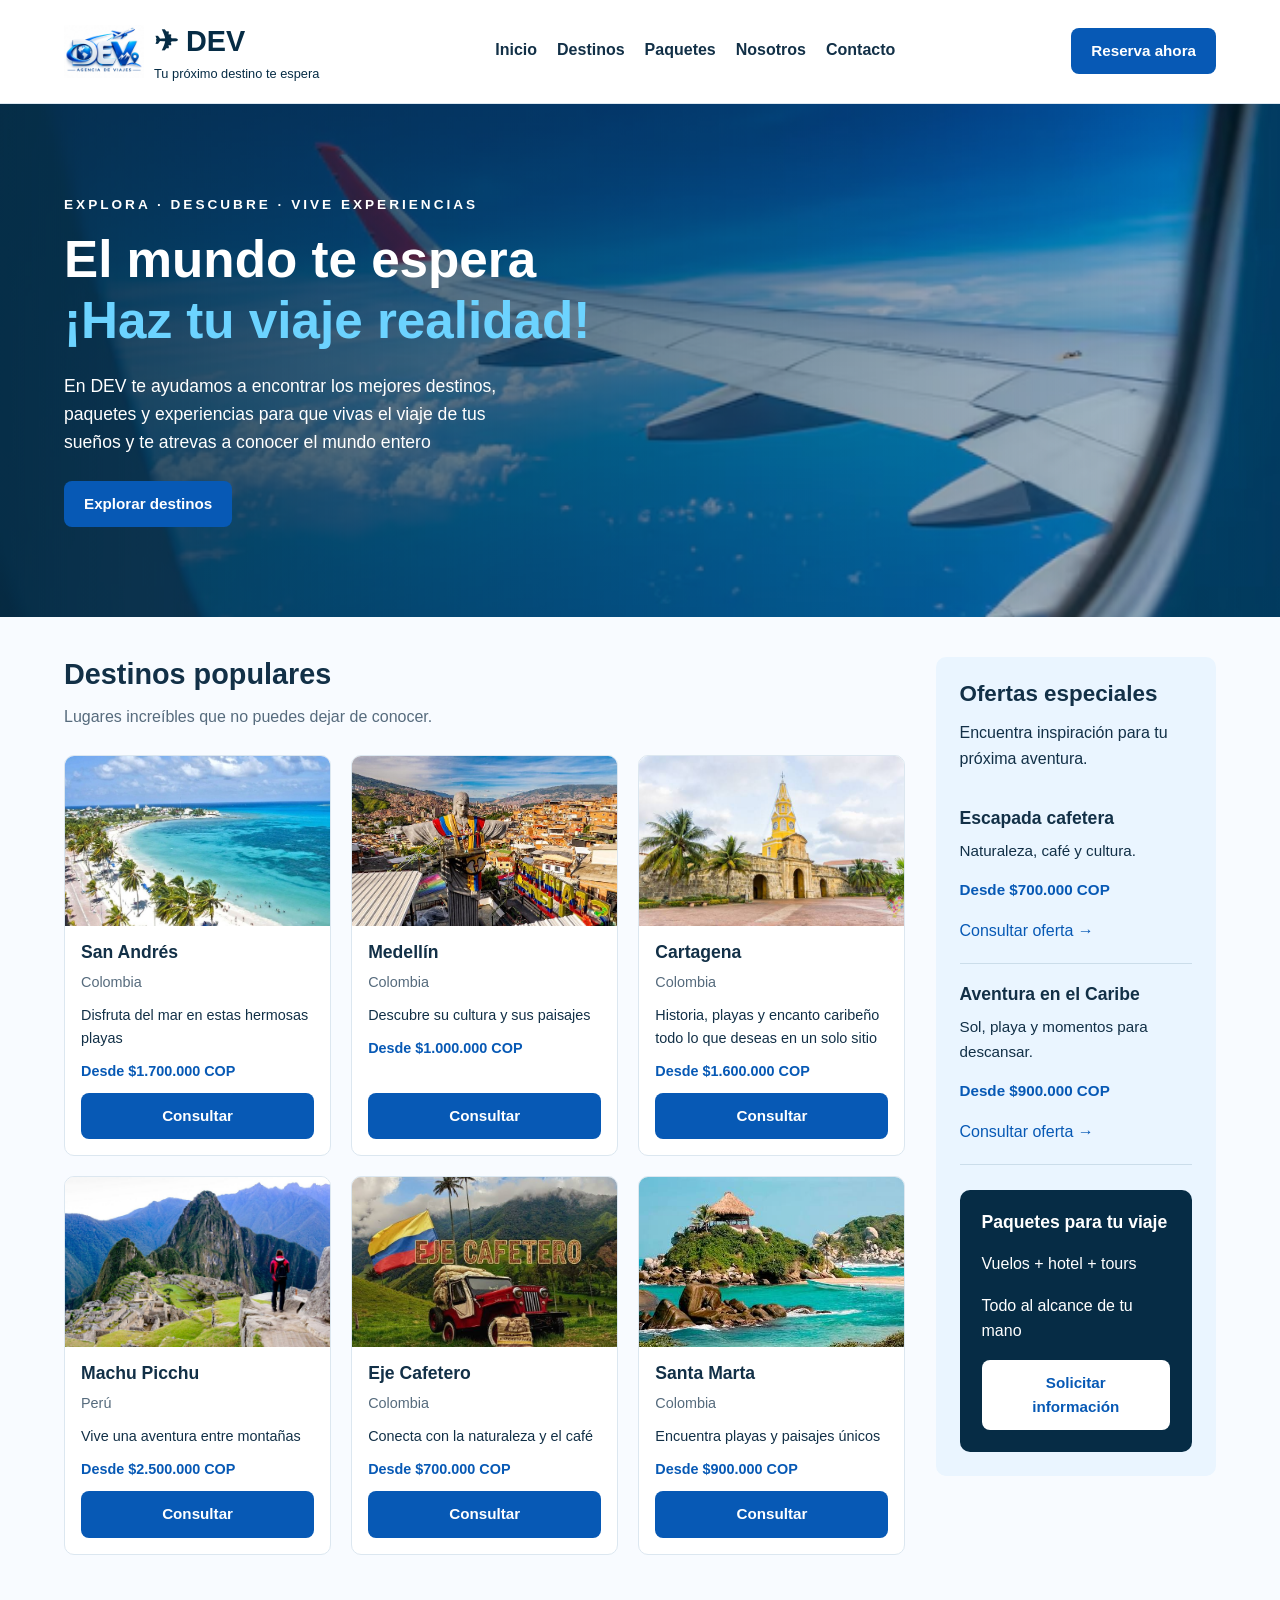
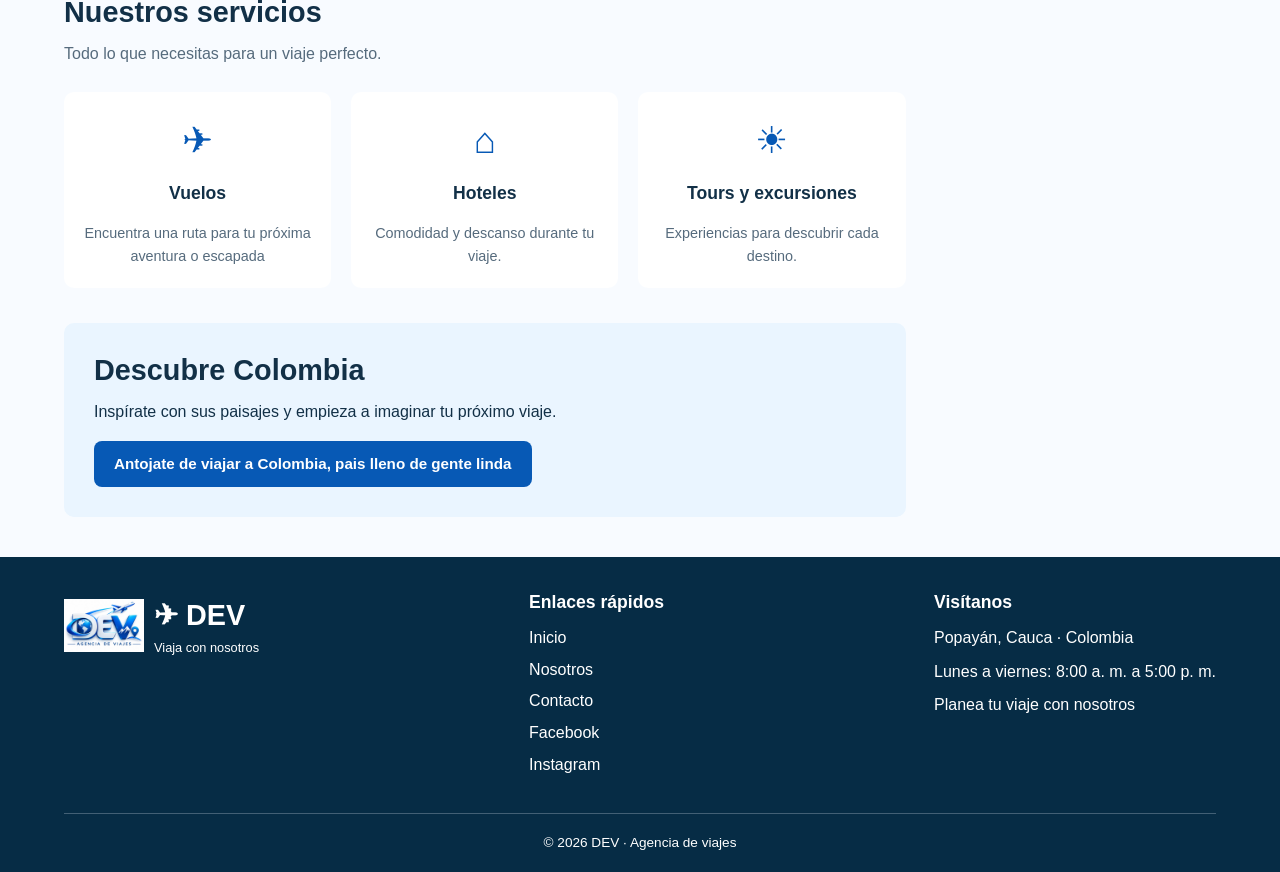
<file: index.html>
<!DOCTYPE html>
<html lang="es">
<head>
  <meta charset="UTF-8">
  <meta name="viewport" content="width=device-width, initial-scale=1.0">

  <title>DEV | Inicio</title>

  <link rel="stylesheet" href="style.css">
</head>

<body>

  <!-- header -->
  <header class="encabezado">
    <div class="contenedor barra">

      <a href="index.html" class="marca">
        <img src="img/LOGO.jpg" alt="Logo de DEV" class="logo">

        <span class="texto-marca">
          <span class="nombre-marca">✈ DEV</span>
          <span class="lema">Tu próximo destino te espera</span>
        </span>
      </a>

      <!-- navegación flex -->
      <nav aria-label="Navegación principal">
        <ul class="menu">
          <li><a href="index.html">Inicio</a></li>
          <li><a href="index.html#destinos">Destinos</a></li>
          <li><a href="index.html#paquetes">Paquetes</a></li>
          <li><a href="nosotros.html">Nosotros</a></li>
          <li><a href="contacto.html">Contacto</a></li>
        </ul>
      </nav>

      <a href="contacto.html" class="boton">
        Reserva ahora
      </a>

    </div>
  </header>

  <main>

    <!-- portada -->
    <section class="portada">
      <div class="contenedor">

        <p class="subtitulo-portada">
          EXPLORA · DESCUBRE · VIVE EXPERIENCIAS
        </p>

        <h1>
          El mundo te espera<br>
          <span>¡Haz tu viaje realidad!</span>
        </h1>

        <p class="descripcion-portada">
          En DEV te ayudamos a encontrar los mejores destinos,
          paquetes y experiencias para que vivas el viaje de tus sueños y te atrevas a conocer el mundo entero
        </p>

        <a href="#destinos" class="boton">
          Explorar destinos
        </a>

      </div>
    </section>

    <!-- principal y aside -->
    <div class="contenedor distribucion">

      <div class="contenido">
        <section id="destinos">

          <h2>Destinos populares</h2>

          <p class="texto-secundario">
            Lugares increíbles que no puedes dejar de conocer.
          </p>

          <!-- imagenes con tarjetas -->
          <div class="galeria">

            <article class="tarjeta">
              <img
                src="img/san-andres.jpg"
                alt="Playa y mar de San Andrés">

              <div class="contenido-tarjeta">
                <h3>San Andrés</h3>
                <p class="ubicacion">Colombia</p>
                <p>Disfruta del mar en estas hermosas playas</p>
                <p class="precio">Desde $1.700.000 COP</p>

                <a href="contacto.html" class="boton">
                  Consultar
                </a>
              </div>
            </article>

            <article class="tarjeta">
              <img
                src="img/medellin.jpg"
                alt="Vista de la ciudad de Medellín">

              <div class="contenido-tarjeta">
                <h3>Medellín</h3>
                <p class="ubicacion">Colombia</p>
                <p>Descubre su cultura y sus paisajes</p>
                <p class="precio">Desde $1.000.000 COP</p>

                <a href="contacto.html" class="boton">
                  Consultar
                </a>
              </div>
            </article>

            <article class="tarjeta">
              <img
                src="img/cartagena.jpg"
                alt="Paisaje turístico de Cartagena">

              <div class="contenido-tarjeta">
                <h3>Cartagena</h3>
                <p class="ubicacion">Colombia</p>
                <p>Historia, playas y encanto caribeño todo lo que deseas en un solo sitio</p>
                <p class="precio">Desde $1.600.000 COP</p>

                <a href="contacto.html" class="boton">
                  Consultar
                </a>
              </div>
            </article>

            <article class="tarjeta">
              <img
                src="img/machu-picchu.jpg"
                alt="Montañas y construcciones de Machu Picchu">

              <div class="contenido-tarjeta">
                <h3>Machu Picchu</h3>
                <p class="ubicacion">Perú</p>
                <p>Vive una aventura entre montañas</p>
                <p class="precio">Desde $2.500.000 COP</p>

                <a href="contacto.html" class="boton">
                  Consultar
                </a>
              </div>
            </article>

            <article class="tarjeta">
              <img
                src="img/eje-cafetero.jpg"
                alt="Paisaje verde del Eje Cafetero">

              <div class="contenido-tarjeta">
                <h3>Eje Cafetero</h3>
                <p class="ubicacion">Colombia</p>
                <p>Conecta con la naturaleza y el café</p>
                <p class="precio">Desde $700.000 COP</p>

                <a href="contacto.html" class="boton">
                  Consultar
                </a>
              </div>
            </article>

            <article class="tarjeta">
              <img
                src="img/santa-marta.jpg"
                alt="Playa de Santa Marta">

              <div class="contenido-tarjeta">
                <h3>Santa Marta</h3>
                <p class="ubicacion">Colombia</p>
                <p>Encuentra playas y paisajes únicos</p>
                <p class="precio">Desde $900.000 COP</p>

                <a href="contacto.html" class="boton">
                  Consultar
                </a>
              </div>
            </article>

          </div>

        </section>

        <!-- servicios -->
        <section class="servicios">

          <h2>Nuestros servicios</h2>

          <p class="texto-secundario">
            Todo lo que necesitas para un viaje perfecto.
          </p>

          <div class="lista-servicios">

            <article>
              <span class="icono" aria-hidden="true">✈</span>
              <h3>Vuelos</h3>
              <p>Encuentra una ruta para tu próxima aventura o escapada</p>
            </article>

            <article>
              <span class="icono" aria-hidden="true">⌂</span>
              <h3>Hoteles</h3>
              <p>Comodidad y descanso durante tu viaje.</p>
            </article>

            <article>
              <span class="icono" aria-hidden="true">☀</span>
              <h3>Tours y excursiones</h3>
              <p>Experiencias para descubrir cada destino.</p>
            </article>

          </div>

        </section>

        <!-- video de youtube -->
        <section class="seccion-video">

          <h2>Descubre Colombia</h2>

          <p>
            Inspírate con sus paisajes y empieza a imaginar
            tu próximo viaje.
          </p>

          <a
            href="https://www.youtube.com/watch?v=mn64ZdDpC6k"
            target="_blank"
            rel="noopener noreferrer"
            class="boton">
            Antojate de viajar a Colombia, pais lleno de gente linda
          </a>

        </section>

      </div>

      <!-- aside -->
      <aside class="ofertas">

        <h2>Ofertas especiales</h2>

        <p>Encuentra inspiración para tu próxima aventura.</p>

        <article class="oferta">
          <h3>Escapada cafetera</h3>
          <p>Naturaleza, café y cultura.</p>
          <p class="precio">Desde $700.000 COP</p>

          <a href="contacto.html">
            Consultar oferta →
          </a>
        </article>

        <article class="oferta">
          <h3>Aventura en el Caribe</h3>
          <p>Sol, playa y momentos para descansar.</p>
          <p class="precio">Desde $900.000 COP</p>

          <a href="contacto.html">
            Consultar oferta →
          </a>
        </article>

        <section id="paquetes" class="paquete">
          <h3>Paquetes para tu viaje</h3>
          <p>Vuelos + hotel + tours</p>
          <p>Todo al alcance de tu mano</p>

          <a href="contacto.html" class="boton boton-claro">
            Solicitar información
          </a>
        </section>

      </aside>

    </div>

  </main>

  <!-- footer -->
  <footer class="pie">

    <div class="contenedor contenido-pie">

      <div>
        <a href="index.html" class="marca">
          <img src="img/LOGO.jpg" alt="Logo de DEV" class="logo">

          <span class="texto-marca">
            <span class="nombre-marca">✈ DEV</span>
            <span class="lema">Viaja con nosotros</span>
          </span>
        </a>
      </div>

      <div>
        <h3>Enlaces rápidos</h3>

        <ul class="enlaces-pie">
          <li><a href="index.html">Inicio</a></li>
          <li><a href="nosotros.html">Nosotros</a></li>
          <li><a href="contacto.html">Contacto</a></li>
          <li><a href="https://www.facebook.com/share/1Fowe1iLKM/?mibextid=wwXIfr">Facebook</a></li>
          <li><a href="https://www.instagram.com/manuellruiizz?stkn=MWJpc2s5MXZlb3hudw%3D%3D&utm_source=qr">Instagram</a></li>
        </ul>
      </div>

      <div>
        <h3>Visítanos</h3>
        <p>Popayán, Cauca · Colombia</p>
        <p>Lunes a viernes: 8:00 a. m. a 5:00 p. m.</p>

        <a href="contacto.html">
          Planea tu viaje con nosotros
        </a>
      </div>

    </div>

    <div class="contenedor derechos">
      <p>© 2026 DEV · Agencia de viajes </p>
    </div>

  </footer>

</body>
</html>
</file>
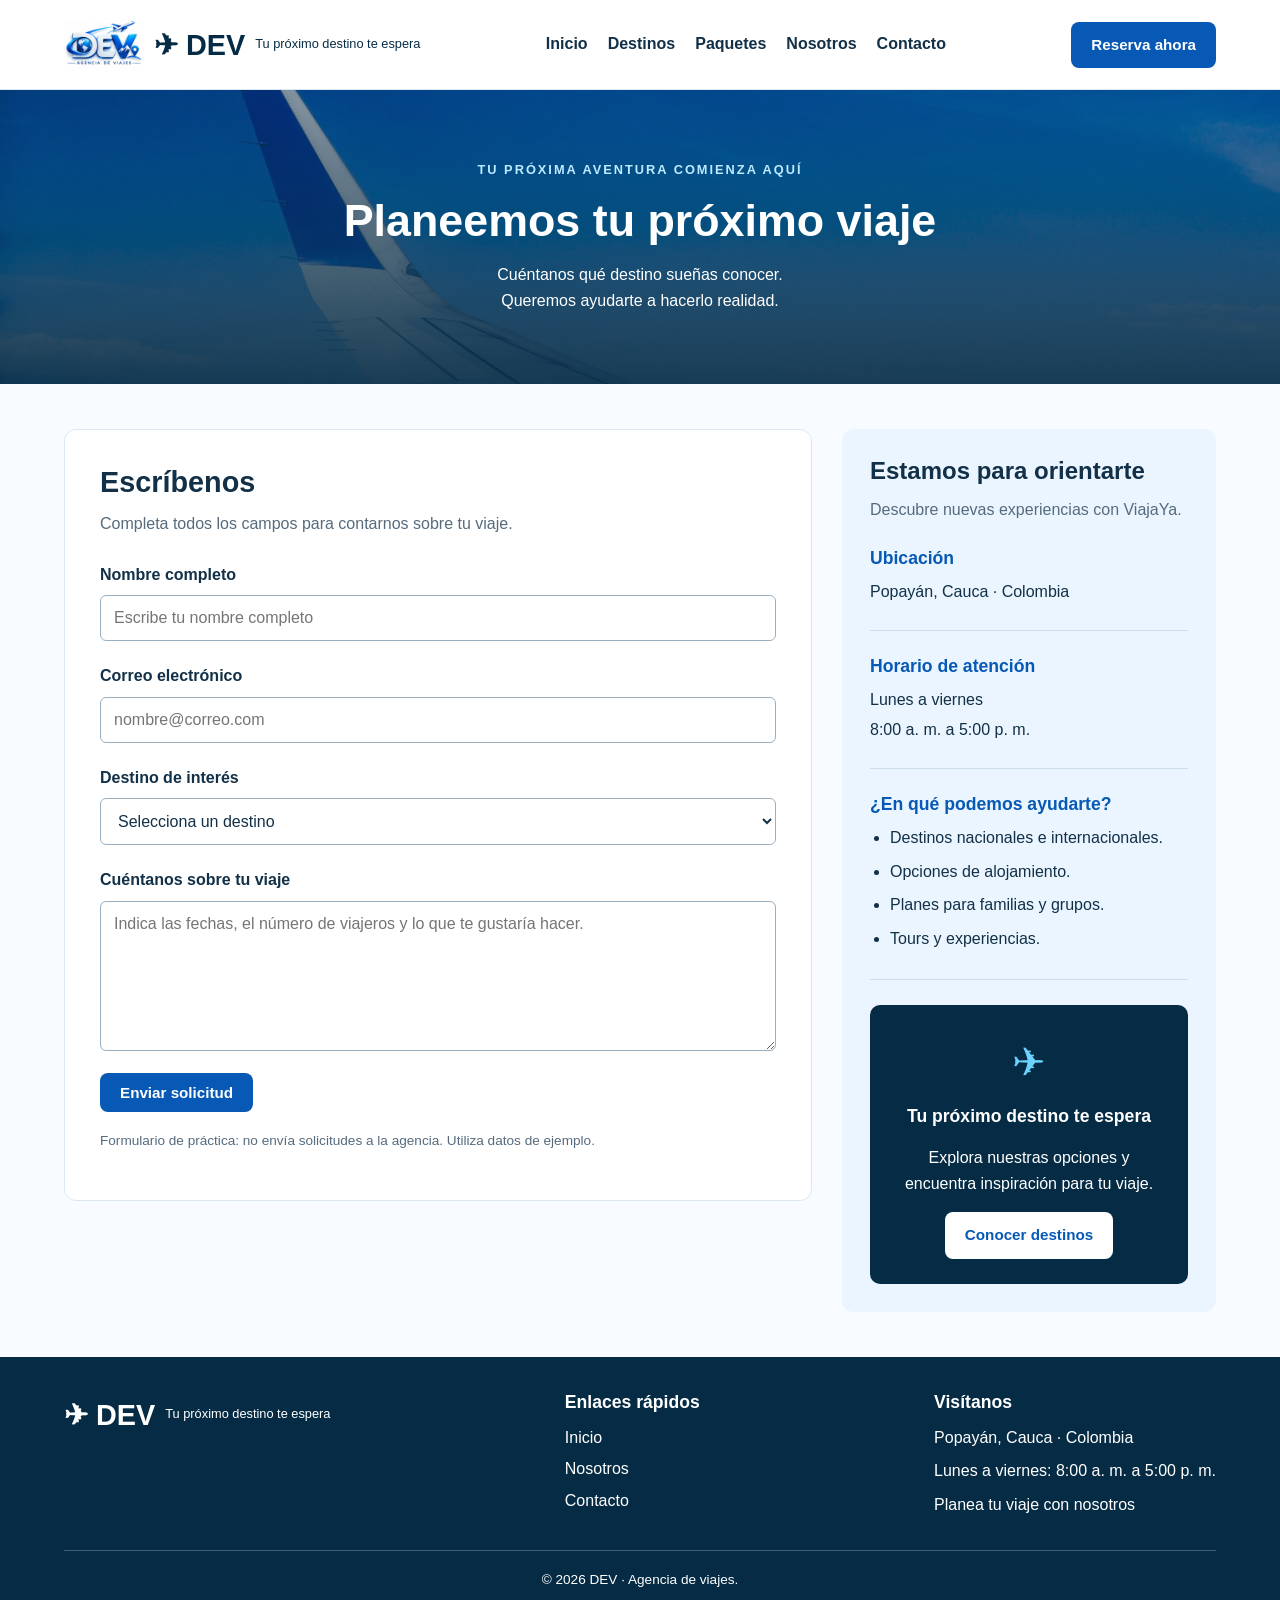
<file: contacto.html>
<!DOCTYPE html>
<html lang="es">
<head>
  <meta charset="UTF-8">
  <meta name="viewport" content="width=device-width, initial-scale=1.0">

  <title>DEV | Contacto</title>

  <link rel="stylesheet" href="contacto.css">
</head>

<body>

  <!-- ENCABEZADO -->
  <header class="encabezado">
    <div class="contenedor barra">

      <a href="index.html" class="marca">
        <img src="img/LOGO.jpg" alt="Logo de DEV" class="logo">
        <span class="nombre-marca">✈ DEV</span>
        <span class="lema">Tu próximo destino te espera</span>
      </a>

      <nav aria-label="Navegación principal">
        <ul class="menu">
          <li><a href="index.html">Inicio</a></li>
          <li><a href="index.html#destinos">Destinos</a></li>
          <li><a href="index.html#paquetes">Paquetes</a></li>
          <li><a href="nosotros.html">Nosotros</a></li>
          <li><a href="contacto.html">Contacto</a></li>
        </ul>
      </nav>

      <a href="contacto.html" class="boton">
        Reserva ahora
      </a>

    </div>
  </header>

  <main>

    <!-- PRESENTACIÓN -->
    <section class="banner-contacto">
      <div class="contenedor">

        <p class="subtitulo-contacto">
          TU PRÓXIMA AVENTURA COMIENZA AQUÍ
        </p>

        <h1>Planeemos tu próximo viaje</h1>

        <p>
          Cuéntanos qué destino sueñas conocer.<br>
          Queremos ayudarte a hacerlo realidad.
        </p>

      </div>
    </section>

    <!-- FORMULARIO Y PANEL LATERAL -->
    <div class="contenedor distribucion-contacto">

      <section class="panel-formulario">

        <h2>Escríbenos</h2>

        <p class="texto-secundario">
          Completa todos los campos para contarnos sobre tu viaje.
        </p>

        <!-- Formulario de demostración sin servidor -->
        <form action="contacto.html" method="get">

          <div class="campo">
            <label for="nombre">Nombre completo</label>

            <input
              type="text"
              id="nombre"
              name="nombre"
              placeholder="Escribe tu nombre completo"
              required>
          </div>

          <div class="campo">
            <label for="correo">Correo electrónico</label>

            <input
              type="email"
              id="correo"
              name="correo"
              placeholder="nombre@correo.com"
              required>
          </div>

          <div class="campo">
            <label for="destino">Destino de interés</label>

            <select id="destino" name="destino" required>
              <option value="">Selecciona un destino</option>
              <option value="san-andres">San Andrés</option>
              <option value="medellin">Medellín</option>
              <option value="cartagena">Cartagena</option>
              <option value="machu-picchu">Machu Picchu</option>
              <option value="eje-cafetero">Eje Cafetero</option>
              <option value="santa-marta">Santa Marta</option>
              <option value="otro">Otro destino</option>
            </select>
          </div>

          <div class="campo">
            <label for="mensaje">Cuéntanos sobre tu viaje</label>

            <textarea
              id="mensaje"
              name="mensaje"
              rows="6"
              placeholder="Indica las fechas, el número de viajeros y lo que te gustaría hacer."
              required></textarea>
          </div>

          <button type="submit" class="boton">
            Enviar solicitud
          </button>

          <p class="nota">
            Formulario de práctica: no envía solicitudes a la agencia.
            Utiliza datos de ejemplo.
          </p>

        </form>

      </section>

      <!-- INFORMACIÓN COMPLEMENTARIA -->
      <aside class="informacion-contacto">

        <h2>Estamos para orientarte</h2>

        <p class="texto-secundario">
          Descubre nuevas experiencias con ViajaYa.
        </p>

        <article class="dato-contacto">
          <h3>Ubicación</h3>
          <p>Popayán, Cauca · Colombia</p>
        </article>

        <article class="dato-contacto">
          <h3>Horario de atención</h3>
          <p>Lunes a viernes</p>
          <p>8:00 a. m. a 5:00 p. m.</p>
        </article>

        <article class="dato-contacto">
          <h3>¿En qué podemos ayudarte?</h3>

          <ul class="lista-consultas">
            <li>Destinos nacionales e internacionales.</li>
            <li>Opciones de alojamiento.</li>
            <li>Planes para familias y grupos.</li>
            <li>Tours y experiencias.</li>
          </ul>
        </article>

        <div class="invitacion">
          <span class="avion" aria-hidden="true">✈</span>

          <h3>Tu próximo destino te espera</h3>

          <p>
            Explora nuestras opciones y encuentra inspiración
            para tu viaje.
          </p>

          <a href="index.html#destinos" class="boton boton-claro">
            Conocer destinos
          </a>
        </div>

      </aside>

    </div>

  </main>

  <!-- PIE DE PÁGINA -->
  <footer class="pie">

    <div class="contenedor contenido-pie">

      <div>
        <a href="index.html" class="marca">
          <span class="nombre-marca">✈ DEV</span>
          <span class="lema">Tu próximo destino te espera</span>
        </a>
      </div>

      <div>
        <h3>Enlaces rápidos</h3>

        <ul class="enlaces-pie">
          <li><a href="index.html">Inicio</a></li>
          <li><a href="nosotros.html">Nosotros</a></li>
          <li><a href="contacto.html">Contacto</a></li>
        </ul>
      </div>

      <div>
        <h3>Visítanos</h3>
        <p>Popayán, Cauca · Colombia</p>
        <p>Lunes a viernes: 8:00 a. m. a 5:00 p. m.</p>

        <a href="contacto.html">
          Planea tu viaje con nosotros
        </a>
      </div>

    </div>

    <div class="contenedor derechos">
      <p>© 2026 DEV · Agencia de viajes.</p>
    </div>

  </footer>

</body>
</html>
</file>
<file: style.css>
* {
  box-sizing: border-box;
}

body {
  margin: 0;
  font-family: Arial, Helvetica, sans-serif;
  background-color: #f8fbff;
  color: #123047;
  line-height: 1.6;
}

h1,
h2,
h3,
p {
  margin-top: 0;
}

h1,
h2,
h3 {
  line-height: 1.2;
}

h2 {
  font-size: 1.8rem;
  margin-bottom: 12px;
}

h3 {
  font-size: 1.1rem;
}

a {
  color: #0759b5;
  text-decoration: none;
}

a:hover {
  text-decoration: underline;
}

img {
  display: block;
  max-width: 100%;
  height: auto;
}

.contenedor {
  width: 90%;
  max-width: 1200px;
  margin: 0 auto;
}

.texto-secundario {
  color: #566b7d;
}

.nota {
  margin-top: 18px;
  font-size: 0.85rem;
  color: #566b7d;
}

/* header y marca */
.encabezado {
  background-color: #ffffff;
  border-bottom: 1px solid #dce7f0;
}

.barra {
  display: flex;
  flex-direction: column;
  align-items: center;
  gap: 20px;
  padding-top: 18px;
  padding-bottom: 18px;
}

.marca {
  display: flex;
  flex-direction: row;
  align-items: center;
  gap: 10px;
  color: #062c45;
}

.logo {
  width: 80px;
  height: auto;
}

.texto-marca {
  display: flex;
  flex-direction: column;
}

.marca:hover {
  text-decoration: none;
}

.nombre-marca {
  font-size: 1.8rem;
  font-weight: bold;
}

.lema {
  font-size: 0.8rem;
}

/* navegacion con flex */
.menu {
  display: flex;
  flex-wrap: wrap;
  justify-content: center;
  gap: 10px 20px;

  list-style: none;
  margin: 0;
  padding: 0;
}

.menu a {
  display: inline-block;
  padding: 8px 0;
  color: #123047;
  font-weight: bold;
  border-bottom: 2px solid transparent;
}

.menu a:hover {
  color: #0759b5;
  border-bottom-color: #0759b5;
  text-decoration: none;
}

/* botones */
.boton {
  display: inline-block;
  padding: 11px 20px;
  border: none;
  border-radius: 8px;

  background-color: #0759b5;
  color: #ffffff;

  font-family: inherit;
  font-size: 0.95rem;
  font-weight: bold;
  text-align: center;

  cursor: pointer;

  transition:
    background-color 0.3s ease,
    transform 0.3s ease;
}

.boton:hover {
  background-color: #063c79;
  color: #ffffff;
  text-decoration: none;
  transform: translateY(-3px);
}

.boton-claro {
  background-color: #ffffff;
  color: #0759b5;
}

.boton-claro:hover {
  background-color: #dceeff;
  color: #062c45;
}

/* portada */

.portada {
  padding: 70px 0;
  color: #ffffff;
  background-color: #062c45;
  background-image:
    linear-gradient(
      90deg,
      rgba(6, 44, 69, 0.9),
      rgba(6, 44, 69, 0.2)),
    url("img/portada.jpg");

  background-size: cover;
  background-position: center;
}

.subtitulo-portada {
  font-size: 0.85rem;
  font-weight: bold;
  letter-spacing: 3px;
}

.portada h1 {
  font-size: 2.5rem;
  margin-bottom: 20px;
  animation: aparecer 1s ease-in;
}

.portada h1 span {
  color: #6cd3ff;
}

.descripcion-portada {
  max-width: 480px;
  margin-bottom: 25px;
  font-size: 1.1rem;
}

/* principal y aside */

.distribucion {
  display: grid;
  grid-template-columns: 1fr;
  gap: 30px;

  padding-top: 40px;
  padding-bottom: 40px;
}

.contenido {
  min-width: 0;
}

/* imagenes con tarjetas */
.galeria {
  display: grid;
  grid-template-columns: 1fr;
  gap: 20px;
  margin-top: 25px;
}

.tarjeta {
  display: flex;
  flex-direction: column;

  background-color: #ffffff;
  border: 1px solid #dce7f0;
  border-radius: 10px;
  overflow: hidden;

  transition: transform 0.3s ease;
}

.tarjeta:hover {
  transform: translateY(-5px);
}

.tarjeta img {
  width: 100%;
  height: 170px;
  object-fit: cover;
}

.contenido-tarjeta {
  display: flex;
  flex-direction: column;
  flex: 1;
  padding: 16px;
}

.contenido-tarjeta h3 {
  margin-bottom: 8px;
}

.contenido-tarjeta p {
  margin-bottom: 10px;
  font-size: 0.9rem;
}

.ubicacion {
  color: #566b7d;
}

.precio {
  color: #0759b5;
  font-weight: bold;
}

.contenido-tarjeta .boton {
  margin-top: auto;
}

/* servicios */
.servicios {
  margin-top: 40px;
}

.lista-servicios {
  display: flex;
  flex-wrap: wrap;
  gap: 20px;
  margin-top: 25px;
}

.lista-servicios article {
  flex: 1 1 180px;
  padding: 20px;
  text-align: center;

  background-color: #ffffff;
  border-radius: 10px;
}

.icono {
  display: inline-block;
  margin-bottom: 12px;
  color: #0759b5;
  font-size: 2.3rem;
}

.lista-servicios p {
  margin-bottom: 0;
  font-size: 0.9rem;
  color: #566b7d;
}

/*enlace youtube */

.seccion-video {
  margin-top: 35px;
  padding: 30px;
  background-color: #eaf5ff;
  border-radius: 10px;
}

/* ofertas aside*/

.ofertas {
  align-self: start;
  padding: 24px;
  background-color: #eaf5ff;
  border-radius: 10px;
}

.ofertas h2 {
  font-size: 1.4rem;
}

.oferta {
  padding: 20px 0;
  border-bottom: 1px solid #cbddea;
}

.oferta h3 {
  margin-bottom: 10px;
}

.oferta p {
  font-size: 0.95rem;
}

.paquete {
  margin-top: 25px;
  padding: 22px;

  background-color: #062c45;
  color: #ffffff;
  border-radius: 10px;
}

/* footer */
.pie {
  padding-top: 35px;
  background-color: #062c45;
  color: #ffffff;
}

.contenido-pie {
  display: flex;
  flex-direction: column;
  gap: 30px;
  padding-bottom: 30px;
}

.pie a {
  color: #ffffff;
}

.pie a:hover {
  color: #6cd3ff;
}

.pie h3 {
  margin-bottom: 12px;
}

.pie p {
  margin-bottom: 8px;
}

.enlaces-pie {
  list-style: none;
  padding: 0;
  margin: 0;
}

.enlaces-pie li {
  margin-bottom: 6px;
}

.derechos {
  padding: 18px 0;
  border-top: 1px solid #426075;
  text-align: center;
  font-size: 0.85rem;
}

.derechos p {
  margin: 0;
}

/* animacion para aparecer */

@keyframes aparecer {
  from {
    opacity: 0;
  }

  to {
    opacity: 1;
  }
}

/* tablet */

@media (min-width: 768px) {
  .galeria {
    grid-template-columns: 1fr 1fr;
  }

  .portada h1 {
    font-size: 3.2rem;
  }

  .contenido-pie {
    flex-direction: row;
    flex-wrap: wrap;
    justify-content: space-between;
  }
}

/* escritorio */

@media (min-width: 1100px) {
  .barra {
    flex-direction: row;
    justify-content: space-between;
  }

  .distribucion {
    grid-template-columns: 3fr 1fr;
  }

  .galeria {
    grid-template-columns: 1fr 1fr 1fr;
  }

  .portada {
    padding: 90px 0;
  }
}
</file>
<file: contacto.css>
/* estilos generales */

* {
  box-sizing: border-box;
}

body {
  margin: 0;
  font-family: Arial, Helvetica, sans-serif;
  background-color: #f8fbff;
  color: #123047;
  line-height: 1.6;
}

h1,
h2,
h3,
p {
  margin-top: 0;
}

h1,
h2,
h3 {
  line-height: 1.2;
}

h2 {
  font-size: 1.8rem;
  margin-bottom: 12px;
}

h3 {
  font-size: 1.1rem;
}

a {
  color: #0759b5;
  text-decoration: none;
}

a:hover {
  text-decoration: underline;
}

img {
  display: block;
  max-width: 100%;
  height: auto;
}

.contenedor {
  width: 90%;
  max-width: 1200px;
  margin: 0 auto;
}

.texto-secundario {
  color: #566b7d;
}

.nota {
  margin-top: 18px;
  font-size: 0.85rem;
  color: #566b7d;
}

/* encabezado y marca */

.encabezado {
  background-color: #ffffff;
  border-bottom: 1px solid #dce7f0;
}


.barra {
  display: flex;
  flex-direction: column;
  align-items: center;
  gap: 20px;
  padding-top: 18px;
  padding-bottom: 18px;
}

.marca {
  display: flex;
  flex-direction: row;
  align-items: center;
  gap: 10px;
  color: #062c45;
}

.logo {
  width: 80px;
  height: auto;
}

.texto-marca {
  display: flex;
  flex-direction: column;
}

.marca:hover {
  text-decoration: none;
}

.nombre-marca {
  font-size: 1.8rem;
  font-weight: bold;
}

.lema {
  font-size: 0.8rem;
}

/* navegacion con flexbox */

.menu {
  display: flex;
  flex-wrap: wrap;
  justify-content: center;
  gap: 10px 20px;

  list-style: none;
  margin: 0;
  padding: 0;
}

.menu a {
  display: inline-block;
  padding: 8px 0;
  color: #123047;
  font-weight: bold;
  border-bottom: 2px solid transparent;
}

.menu a:hover {
  color: #0759b5;
  border-bottom-color: #0759b5;
  text-decoration: none;
}

/* botones */

.boton {
  display: inline-block;
  padding: 11px 20px;
  border: none;
  border-radius: 8px;

  background-color: #0759b5;
  color: #ffffff;

  font-family: inherit;
  font-size: 0.95rem;
  font-weight: bold;
  text-align: center;

  cursor: pointer;

  transition:
    background-color 0.3s ease,
    transform 0.3s ease;
}

.boton:hover {
  background-color: #063c79;
  color: #ffffff;
  text-decoration: none;
  transform: translateY(-3px);
}

.boton-claro {
  background-color: #ffffff;
  color: #0759b5;
}

.boton-claro:hover {
  background-color: #dceeff;
  color: #062c45;
}

/* precentacion de contacto */
.banner-contacto {
  position: relative;
  padding: 70px 0;
  min-height: 280px;
  display: flex;
  align-items: center;
  background: url('img3/pexels-jaison-jacob-samuel-317255142-31714222.jpg') center/cover no-repeat;
  color: #ffffff;
  text-align: center;
}

.banner-contacto::before {
  content: "";
  position: absolute;
  inset: 0;
  background: linear-gradient(to top, rgba(6, 44, 69, 0.9), rgba(6, 44, 69, 0.4));
}

.banner-contacto .contenedor {
  position: relative;
  z-index: 1;
}

.subtitulo-contacto {
  font-size: 0.8rem;
  font-weight: bold;
  letter-spacing: 2px;
  color: #bdeaff;
}

.banner-contacto h1 {
  font-size: 2rem;
  margin-bottom: 15px;
}

.banner-contacto p:last-child {
  margin-bottom: 0;
}

/* distribucion principal con grid */

.distribucion-contacto {
  display: grid;
  grid-template-columns: 1fr;
  align-items: start;
  gap: 30px;

  padding-top: 45px;
  padding-bottom: 45px;
}

/* formulario */

.panel-formulario {
  min-width: 0;
  padding: 25px;
  background-color: #ffffff;
  border: 1px solid #dce7f0;
  border-radius: 12px;
}

.panel-formulario form {
  margin-top: 25px;
}

.campo {
  display: flex;
  flex-direction: column;
  gap: 8px;
  margin-bottom: 22px;
}

.campo label {
  font-weight: bold;
}

.campo input,
.campo select,
.campo textarea {
  width: 100%;
  min-width: 0;
  padding: 13px;

  border: 1px solid #9aafc0;
  border-radius: 6px;

  background-color: #ffffff;
  color: #123047;

  font-family: inherit;
  font-size: 1rem;
}

.campo input:focus,
.campo select:focus,
.campo textarea:focus {
  outline: 2px solid #0759b5;
  outline-offset: 2px;
}

.campo textarea {
  resize: vertical;
  min-height: 150px;
}

/* informacion lateral */

.informacion-contacto {
  min-width: 0;
  padding: 28px;
  background-color: #eaf5ff;
  border-radius: 12px;
}

.informacion-contacto h2 {
  font-size: 1.5rem;
}

.dato-contacto {
  margin-top: 25px;
  padding-bottom: 20px;
  border-bottom: 1px solid #cbddea;
}

.dato-contacto h3 {
  margin-bottom: 10px;
  color: #0759b5;
}

.dato-contacto p {
  margin-bottom: 5px;
}

.lista-consultas {
  margin: 0;
  padding-left: 20px;
}

.lista-consultas li {
  margin-bottom: 8px;
}

/* invitación a explorar destinos */

.invitacion {
  margin-top: 25px;
  padding: 25px;
  border-radius: 10px;

  background-color: #062c45;
  color: #ffffff;
  text-align: center;
}

.avion {
  display: inline-block;
  margin-bottom: 12px;
  font-size: 2.5rem;
  color: #6cd3ff;
}

/* pie de página con flexbox */

.pie {
  padding-top: 35px;
  background-color: #062c45;
  color: #ffffff;
}

.contenido-pie {
  display: flex;
  flex-direction: column;
  gap: 30px;
  padding-bottom: 30px;
}

.pie a {
  color: #ffffff;
}

.pie a:hover {
  color: #6cd3ff;
}

.pie h3 {
  margin-bottom: 12px;
}

.pie p {
  margin-bottom: 8px;
}

.enlaces-pie {
  list-style: none;
  padding: 0;
  margin: 0;
}

.enlaces-pie li {
  margin-bottom: 6px;
}

.derechos {
  padding: 18px 0;
  border-top: 1px solid #426075;
  text-align: center;
  font-size: 0.85rem;
}

.derechos p {
  margin: 0;
}

/* tableta: desde 768px */

@media (min-width: 768px) {
  .distribucion-contacto {
    grid-template-columns: 2fr 1fr;
  }

  .panel-formulario {
    padding: 35px;
  }

  .banner-contacto h1 {
    font-size: 2.8rem;
  }

  .contenido-pie {
    flex-direction: row;
    flex-wrap: wrap;
    justify-content: space-between;
  }
}

/* escritorio: desde 1100px */

@media (min-width: 1100px) {
  .barra {
    flex-direction: row;
    justify-content: space-between;
  }
}
</file>
